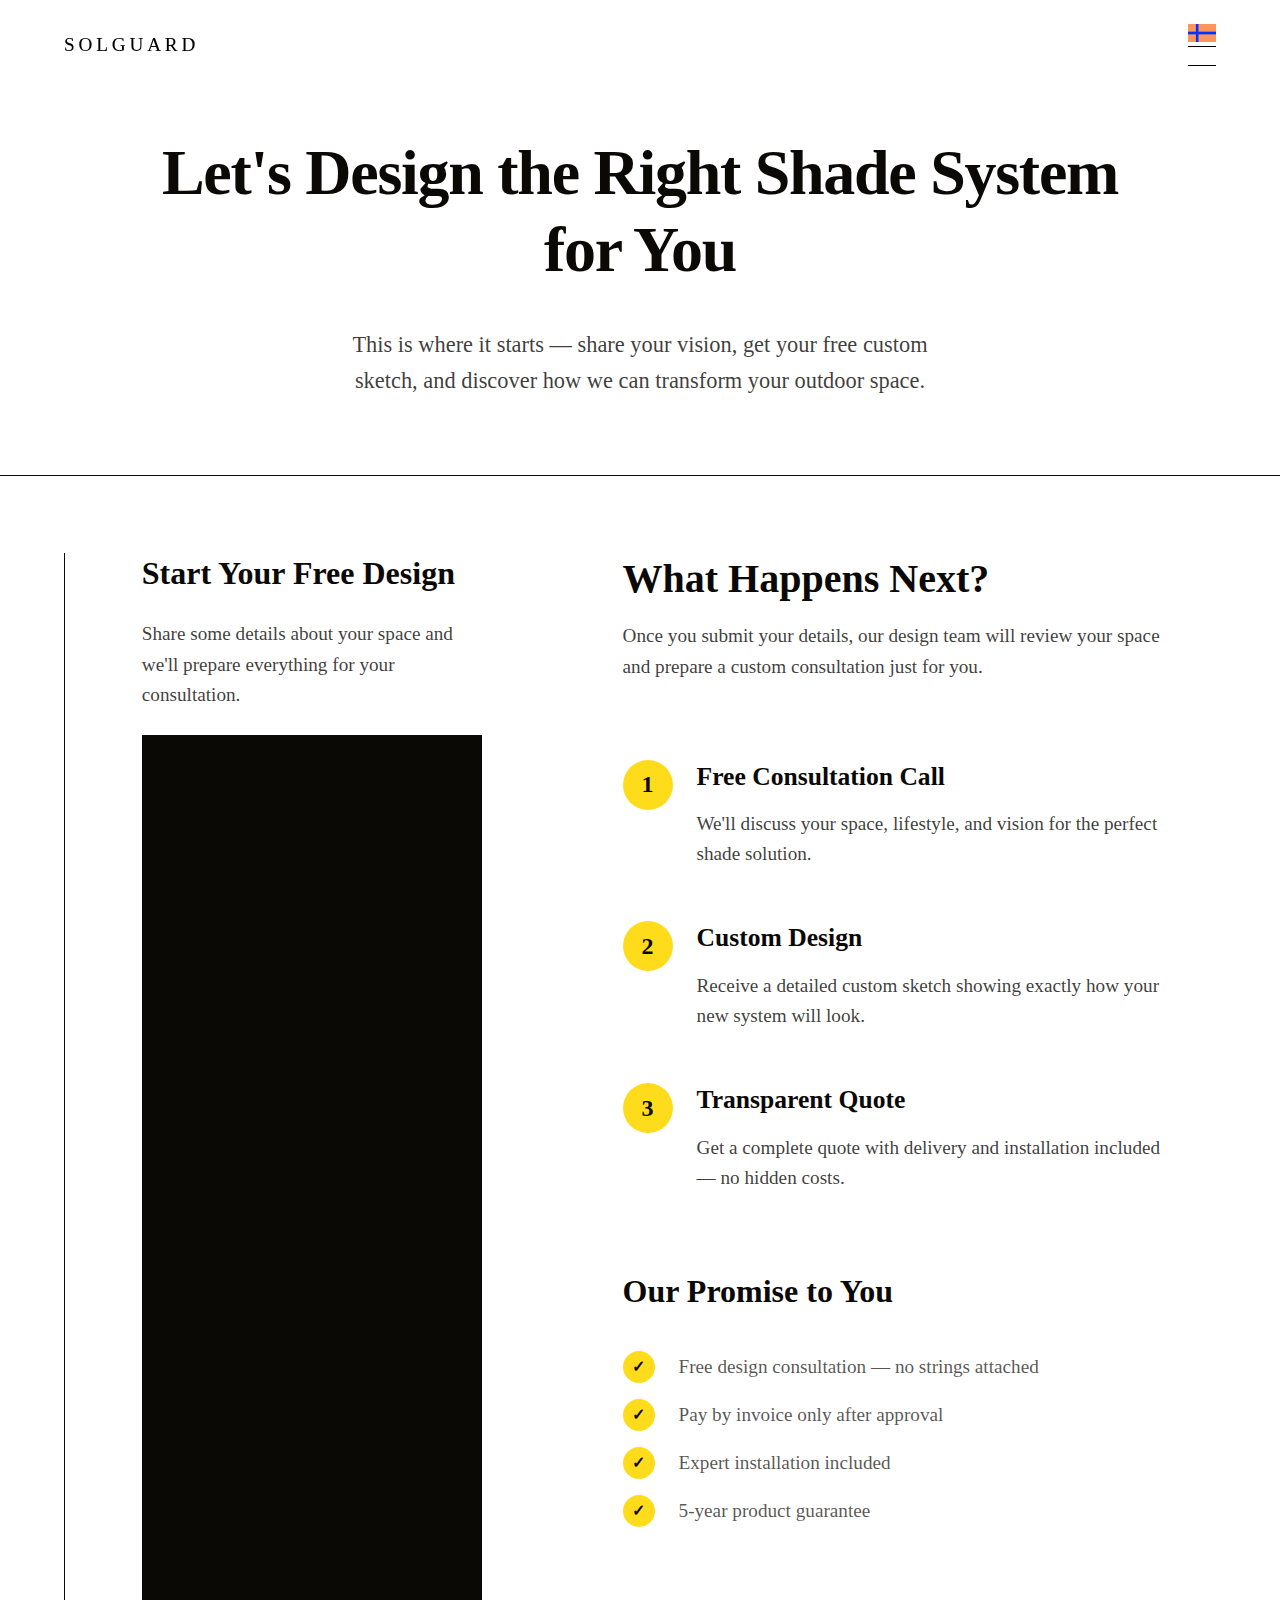
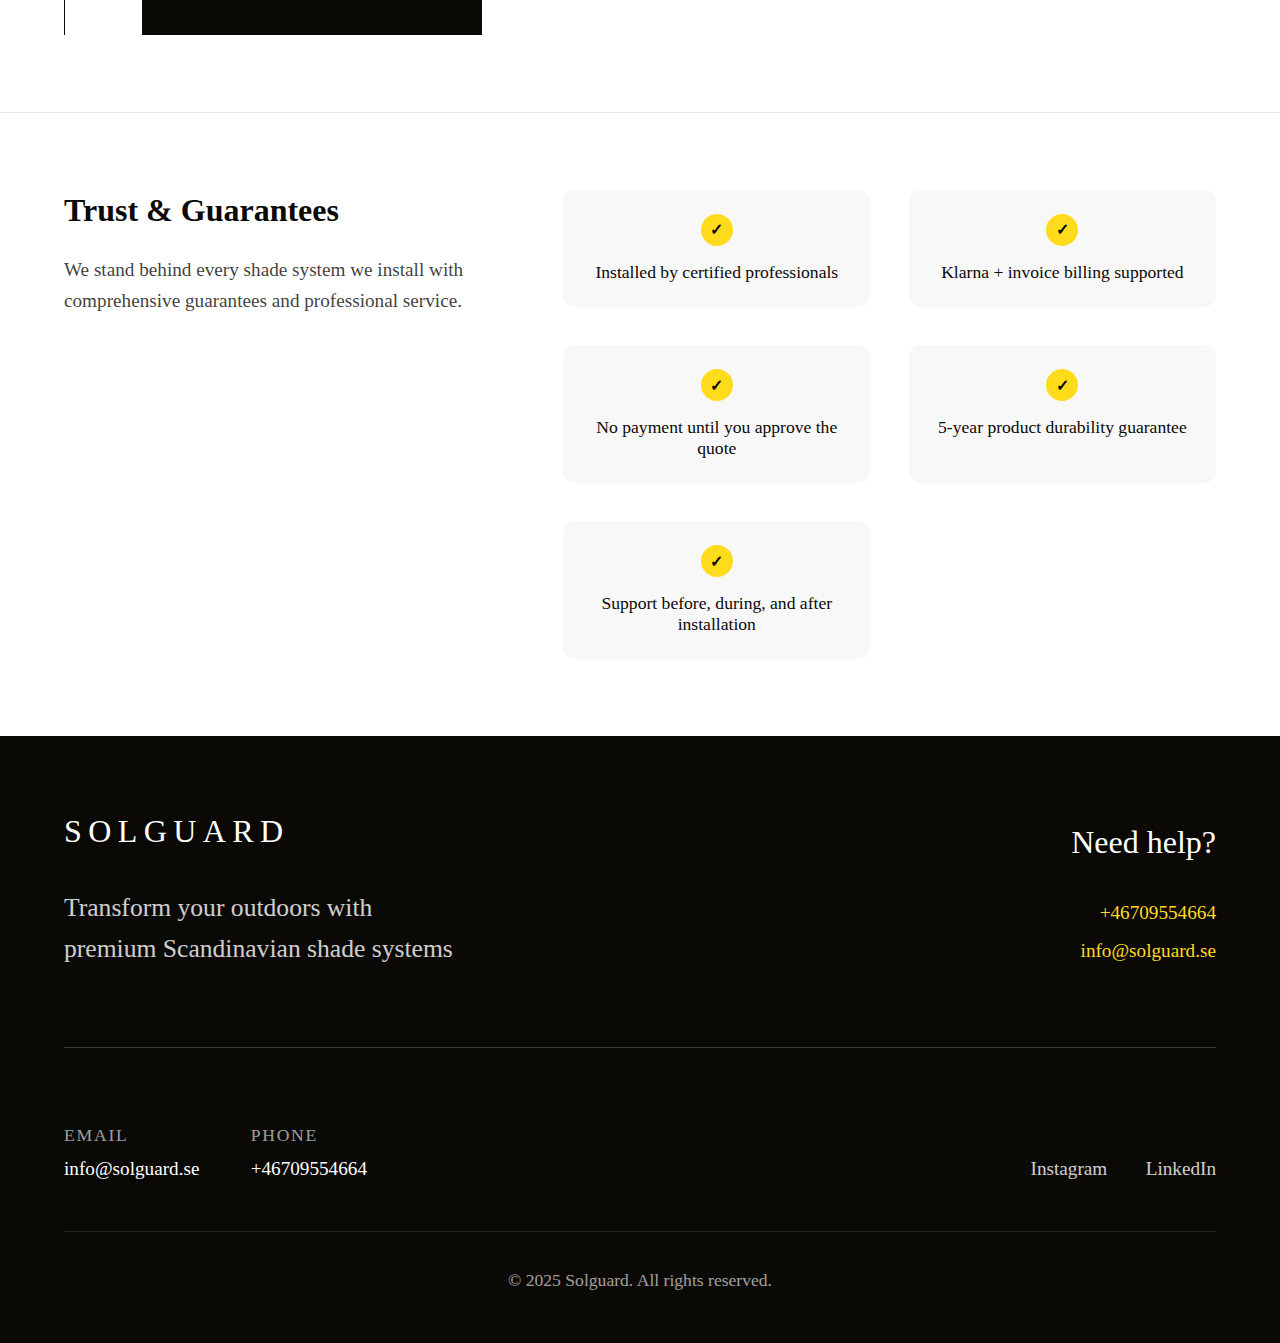
<file: contact/index.html>
<!DOCTYPE html>
<html lang="en">
  <head>
    <meta charset="UTF-8" />
    <meta name="viewport" content="width=device-width, initial-scale=1.0" />
    <meta
      name="description"
      content="Start your free design consultation for premium outdoor shade systems. Custom sketches, transparent quotes, and professional installation. Pay by invoice only after approval."
    />
    <!-- Meta Pixel Code -->
    <script>
      !(function (f, b, e, v, n, t, s) {
        if (f.fbq) return;
        n = f.fbq = function () {
          n.callMethod
            ? n.callMethod.apply(n, arguments)
            : n.queue.push(arguments);
        };
        if (!f._fbq) f._fbq = n;
        n.push = n;
        n.loaded = !0;
        n.version = "2.0";
        n.queue = [];
        t = b.createElement(e);
        t.async = !0;
        t.src = v;
        s = b.getElementsByTagName(e)[0];
        s.parentNode.insertBefore(t, s);
      })(
        window,
        document,
        "script",
        "https://connect.facebook.net/en_US/fbevents.js"
      );
      fbq("init", "1050867990350391");
      fbq("track", "PageView");
    </script>
    <noscript
      ><img
        height="1"
        width="1"
        style="display: none"
        src="https://www.facebook.com/tr?id=1050867990350391&ev=PageView&noscript=1"
    /></noscript>
    <!-- End Meta Pixel Code -->
    <title>Solguard | Start Your Free Design</title>
    <!--==================== StyleSheet Link ====================-->
    <link rel="stylesheet" href="/assets/css/main.css" />
    <link rel="stylesheet" href="/assets/css/contact.css" />
    <!--==================== End of StyleSheet Link ====================-->
  </head>
  <body>
    <!--==================== Navigation ====================-->
    <nav class="nav__container">
      <div class="nav__wrapper">
        <div class="nav__logo">
          <a href="/">SOLGUARD</a>
        </div>
        <div class="nav__controls">
          <a href="/sv/contact/" class="language-switcher">
            <img
              alt="Svenska"
              class="flag-icon"
              src="/assets/images/flags/sweden.svg"
            />
          </a>
          <div class="nav__menu">
            <button class="nav__menu-toggle" id="nav-toggle">
              <span></span>
              <span></span>
            </button>
          </div>
        </div>
      </div>
    </nav>
    <!--==================== End of Navigation ====================-->

    <!--==================== Fullscreen Menu ====================-->
    <div class="fullscreen-menu" id="fullscreen-menu">
      <div class="fullscreen-menu__content">
        <div class="fullscreen-menu__header">
          <div class="fullscreen-menu__logo">
            <a href="/">SOLGUARD</a>
          </div>
          <button class="fullscreen-menu__close" id="menu-close">
            <span></span>
            <span></span>
          </button>
        </div>

        <div class="fullscreen-menu__main">
          <nav class="fullscreen-menu__nav">
            <a href="/#hero" class="fullscreen-menu__link">Home</a>
            <a href="/#intro" class="fullscreen-menu__link">About</a>
            <a href="/#highlights" class="fullscreen-menu__link">Products</a>
            <a href="/#process" class="fullscreen-menu__link">Process</a>
            <a href="/#testimonials" class="fullscreen-menu__link">Reviews</a>
            <a href="/#trust" class="fullscreen-menu__link">Guarantees</a>
          </nav>

          <div class="fullscreen-menu__cta">
            <button class="fullscreen-menu__cta-button">
              <span>Start Your Project</span>
              <span>→</span>
            </button>
          </div>
        </div>

        <div class="fullscreen-menu__footer">
          <div class="fullscreen-menu__contact">
            <p>info@solguard.se</p>
            <p>+46709554664</p>
          </div>
          <div class="fullscreen-menu__social">
            <a href="#" aria-label="Instagram">Instagram</a>
            <a href="#" aria-label="LinkedIn">LinkedIn</a>
          </div>
        </div>
      </div>
    </div>
    <!--==================== End of Fullscreen Menu ====================-->

    <!--==================== Contact Header ====================-->
    <section class="contact__header">
      <div class="contact__header-container">
        <h1 class="contact__title">
          Let's Design the Right Shade System for You
        </h1>
        <p class="contact__subtitle">
          This is where it starts — share your vision, get your free custom
          sketch, and discover how we can transform your outdoor space.
        </p>
      </div>
    </section>
    <!--==================== End of Contact Header ====================-->

    <!--==================== Contact Main ====================-->
    <section class="contact__main">
      <div class="contact__container">
        <!--==================== Top Form ====================-->
        <div class="contact__form-container">
          <div class="contact__form-wrapper">
            <div class="contact__form-header">
              <h3 class="contact__form-title">Start Your Free Design</h3>
              <p class="contact__form-subtitle">
                Share some details about your space and we'll prepare everything
                for your consultation.
              </p>
            </div>

            <div class="contact__form">
              <iframe
                scrolling="no"
                id="22vFCORlnMCvGPzXZMU6_1760459334952"
                style="width: 100%; border: none; overflow: hidden"
                src="https://api.cyan.nga.gm/widget/booking/22vFCORlnMCvGPzXZMU6"
              ></iframe>
            </div>
          </div>
        </div>
        <!--==================== End of Top Form ====================-->

        <!--==================== Bottom Content ====================-->
        <div class="contact__content">
          <div class="contact__intro">
            <h2 class="contact__heading">What Happens Next?</h2>
            <p class="contact__description">
              Once you submit your details, our design team will review your
              space and prepare a custom consultation just for you.
            </p>
          </div>

          <div class="contact__process">
            <div class="contact__step">
              <div class="contact__step-number">1</div>
              <div class="contact__step-content">
                <h3 class="contact__step-title">Free Consultation Call</h3>
                <p class="contact__step-text">
                  We'll discuss your space, lifestyle, and vision for the
                  perfect shade solution.
                </p>
              </div>
            </div>

            <div class="contact__step">
              <div class="contact__step-number">2</div>
              <div class="contact__step-content">
                <h3 class="contact__step-title">Custom Design</h3>
                <p class="contact__step-text">
                  Receive a detailed custom sketch showing exactly how your new
                  system will look.
                </p>
              </div>
            </div>

            <div class="contact__step">
              <div class="contact__step-number">3</div>
              <div class="contact__step-content">
                <h3 class="contact__step-title">Transparent Quote</h3>
                <p class="contact__step-text">
                  Get a complete quote with delivery and installation included —
                  no hidden costs.
                </p>
              </div>
            </div>
          </div>

          <div class="contact__promise">
            <div class="contact__promise-content">
              <h3 class="contact__promise-title">Our Promise to You</h3>
              <div class="contact__features">
                <div class="contact__feature">
                  <span class="contact__feature-icon">✓</span>
                  <span class="contact__feature-text"
                    >Free design consultation — no strings attached</span
                  >
                </div>
                <div class="contact__feature">
                  <span class="contact__feature-icon">✓</span>
                  <span class="contact__feature-text"
                    >Pay by invoice only after approval</span
                  >
                </div>
                <div class="contact__feature">
                  <span class="contact__feature-icon">✓</span>
                  <span class="contact__feature-text"
                    >Expert installation included</span
                  >
                </div>
                <div class="contact__feature">
                  <span class="contact__feature-icon">✓</span>
                  <span class="contact__feature-text"
                    >5-year product guarantee</span
                  >
                </div>
              </div>
            </div>
          </div>
        </div>
        <!--==================== End of Bottom Content ====================-->
      </div>
    </section>
    <!--==================== End of Contact Main ====================-->

    <!--==================== Trust Section ====================-->
    <section class="contact__trust">
      <div class="contact__trust-container">
        <div class="contact__trust-content">
          <h3 class="contact__trust-title">Trust & Guarantees</h3>
          <p class="contact__trust-text">
            We stand behind every shade system we install with comprehensive
            guarantees and professional service.
          </p>
        </div>

        <div class="contact__trust-features">
          <div class="contact__trust-item">
            <span class="contact__trust-icon">✓</span>
            <span class="contact__trust-label"
              >Installed by certified professionals</span
            >
          </div>
          <div class="contact__trust-item">
            <span class="contact__trust-icon">✓</span>
            <span class="contact__trust-label"
              >Klarna + invoice billing supported</span
            >
          </div>
          <div class="contact__trust-item">
            <span class="contact__trust-icon">✓</span>
            <span class="contact__trust-label"
              >No payment until you approve the quote</span
            >
          </div>
          <div class="contact__trust-item">
            <span class="contact__trust-icon">✓</span>
            <span class="contact__trust-label"
              >5-year product durability guarantee</span
            >
          </div>
          <div class="contact__trust-item">
            <span class="contact__trust-icon">✓</span>
            <span class="contact__trust-label"
              >Support before, during, and after installation</span
            >
          </div>
        </div>
      </div>
    </section>
    <!--==================== End of Trust Section ====================-->

    <!--==================== Footer ====================-->
    <footer class="footer">
      <div class="footer__container">
        <div class="footer__main">
          <div class="footer__brand">
            <div class="footer__logo">
              <h2>SOLGUARD</h2>
            </div>
            <p class="footer__tagline">
              Transform your outdoors with premium Scandinavian shade systems
            </p>
          </div>

          <div class="footer__cta">
            <h3 class="footer__cta-title">Need help?</h3>
            <div class="footer__contact-direct">
              <a href="tel:+46812345678" class="footer__contact-phone"
                >+46709554664</a
              >
              <a href="mailto:info@solguard.se" class="footer__contact-email"
                >info@solguard.se</a
              >
            </div>
          </div>
        </div>

        <div class="footer__divider"></div>

        <div class="footer__bottom">
          <div class="footer__contact">
            <div class="footer__contact-item">
              <span class="footer__contact-label">Email</span>
              <a href="mailto:info@solguard.se" class="footer__contact-link"
                >info@solguard.se</a
              >
            </div>
            <div class="footer__contact-item">
              <span class="footer__contact-label">Phone</span>
              <a href="tel:+46812345678" class="footer__contact-link"
                >+46709554664</a
              >
            </div>
          </div>

          <div class="footer__social">
            <a href="#" class="footer__social-link" aria-label="Instagram"
              >Instagram</a
            >
            <a href="#" class="footer__social-link" aria-label="LinkedIn"
              >LinkedIn</a
            >
          </div>
        </div>

        <div class="footer__copyright">
          <p>&copy; 2025 Solguard. All rights reserved.</p>
        </div>
      </div>
    </footer>
    <!--==================== End of Footer ====================-->

    <!--==================== GoHighLevel Script link ====================-->
    <script
      type="text/javascript"
      src="https://api.cyan.nga.gm/js/form_embed.js"
    ></script>
    <!--==================== End of GoHighLevel Script link ====================-->

    <!--==================== Main Script Link ====================-->
    <script src="/assets/js/main.js"></script>
    <!--==================== End of Main Script Link ====================-->
  </body>
</html>
</file>
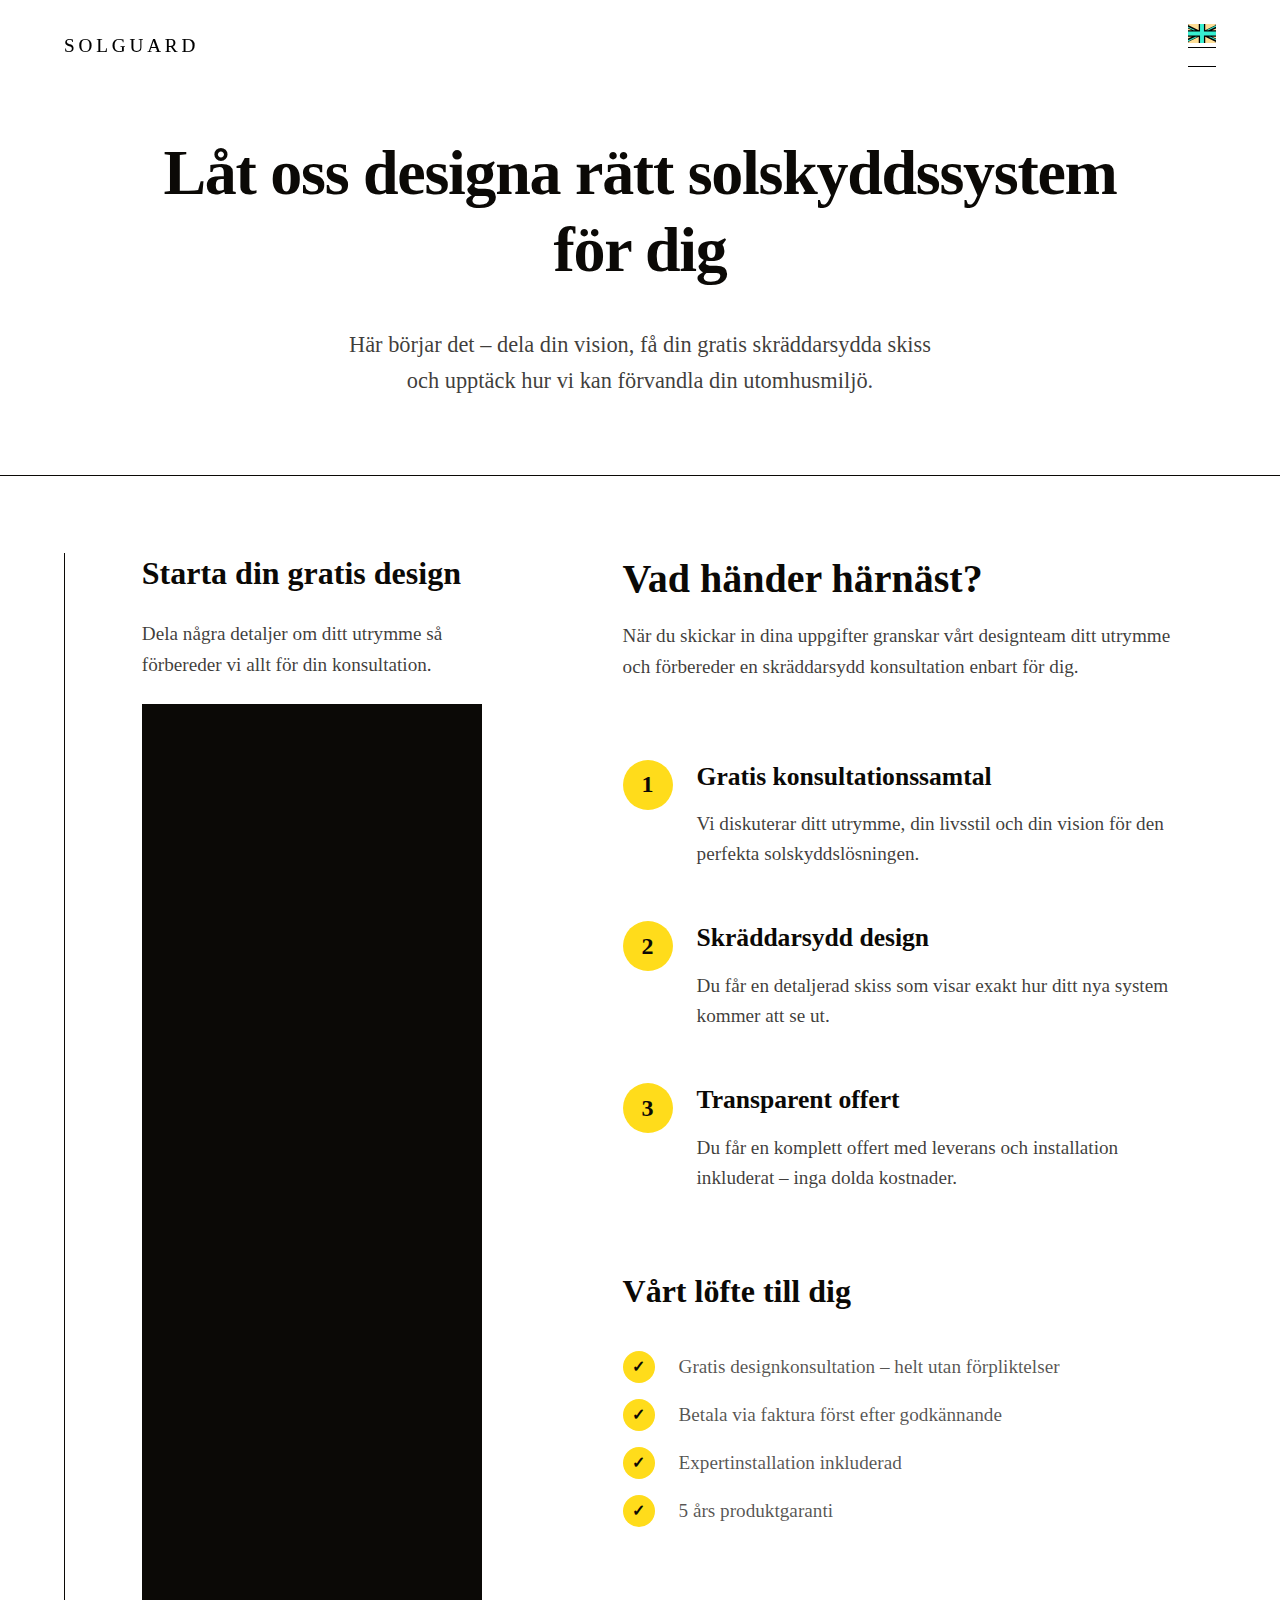
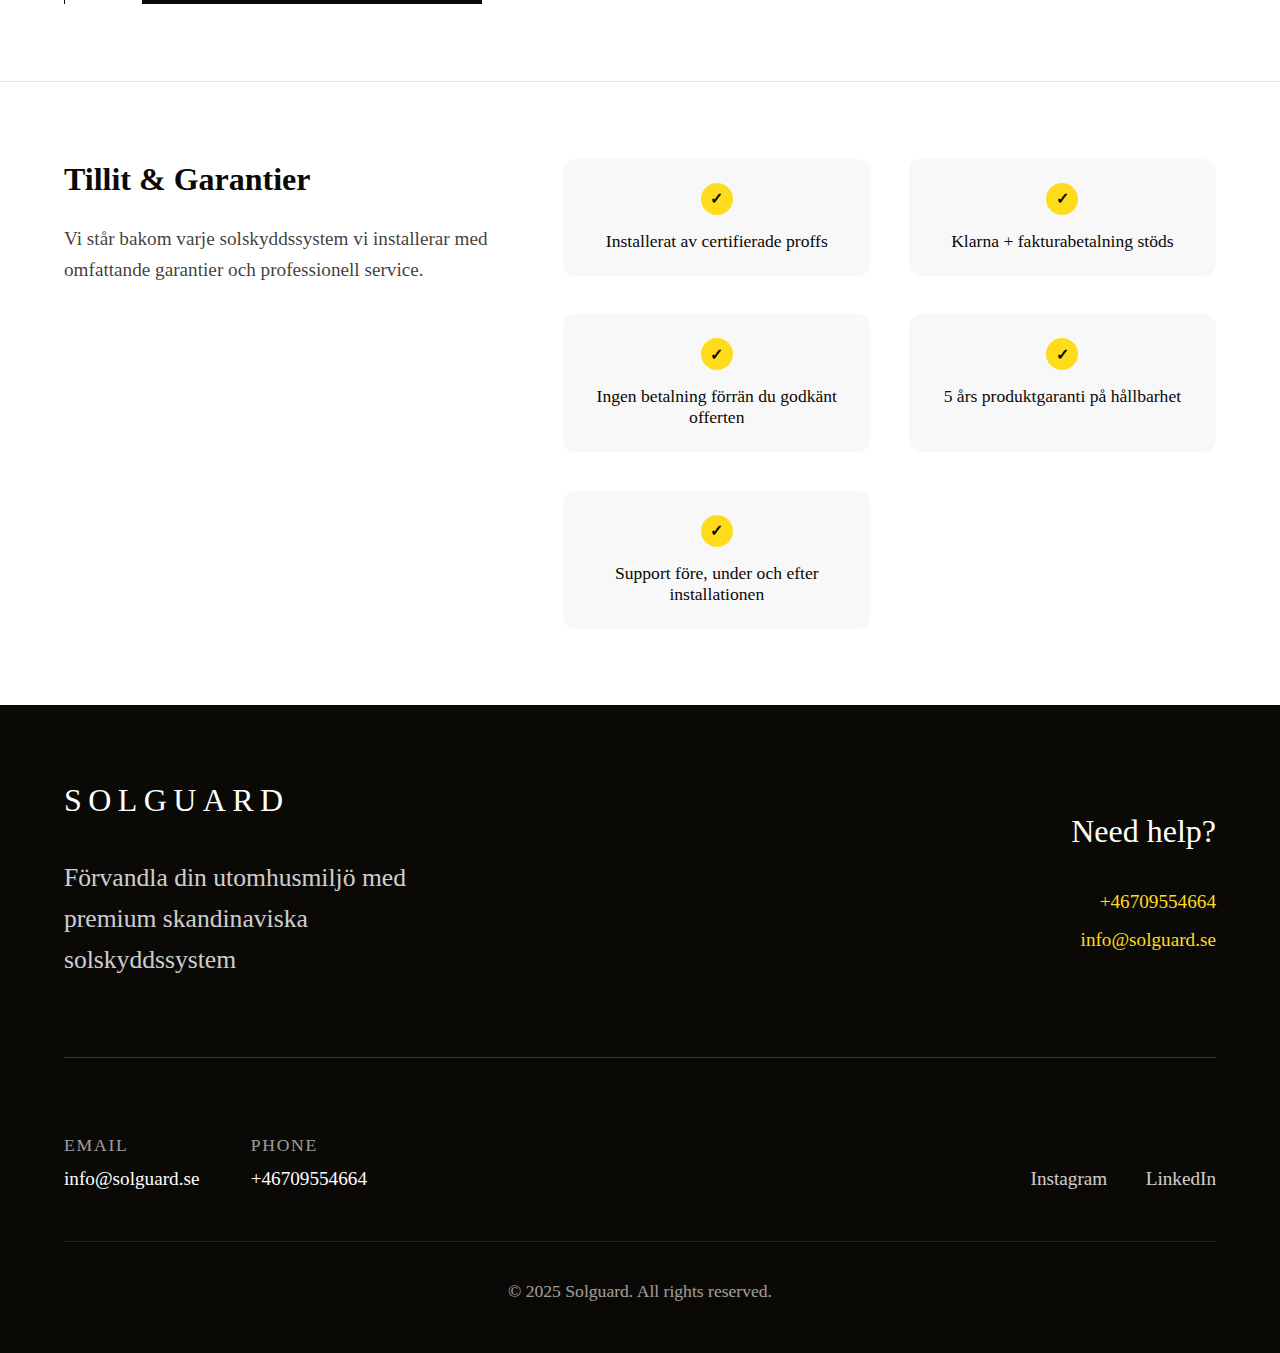
<file: sv/contact/index.html>
<!DOCTYPE html>
<html lang="en">
  <head>
    <meta charset="UTF-8" />
    <meta name="viewport" content="width=device-width, initial-scale=1.0" />
    <meta
      name="description"
      content="Boka din gratis designkonsultation för premium solskyddssystem. Skräddarsydda lösningar för ditt hem eller företag. Betala via faktura efter godkännande. Starta idag!"
    />
    <!-- Meta Pixel Code -->
    <script>
      !(function (f, b, e, v, n, t, s) {
        if (f.fbq) return;
        n = f.fbq = function () {
          n.callMethod
            ? n.callMethod.apply(n, arguments)
            : n.queue.push(arguments);
        };
        if (!f._fbq) f._fbq = n;
        n.push = n;
        n.loaded = !0;
        n.version = "2.0";
        n.queue = [];
        t = b.createElement(e);
        t.async = !0;
        t.src = v;
        s = b.getElementsByTagName(e)[0];
        s.parentNode.insertBefore(t, s);
      })(
        window,
        document,
        "script",
        "https://connect.facebook.net/en_US/fbevents.js"
      );
      fbq("init", "1050867990350391");
      fbq("track", "PageView");
    </script>
    <noscript
      ><img
        height="1"
        width="1"
        style="display: none"
        src="https://www.facebook.com/tr?id=1050867990350391&ev=PageView&noscript=1"
    /></noscript>
    <!-- End Meta Pixel Code -->
    <title>Solguard | Förvandla din utomhusmiljö</title>

    <!--==================== StyleSheet Link ====================-->
    <link rel="stylesheet" href="/assets/css/main.css" />
    <link rel="stylesheet" href="/assets/css/contact.css" />
    <!--==================== End of StyleSheet Link ====================-->
  </head>
  <body>
    <!--==================== Navigation ====================-->
    <nav class="nav__container">
      <div class="nav__wrapper">
        <div class="nav__logo">
          <a href="/sv/">SOLGUARD</a>
        </div>
        <div class="nav__controls">
          <a href="/contact/" class="language-switcher">
            <img
              alt="English"
              class="flag-icon"
              src="/assets/images/flags/uk.svg"
            />
          </a>

          <div class="nav__menu">
            <button class="nav__menu-toggle" id="nav-toggle">
              <span></span>
              <span></span>
            </button>
          </div>
        </div>
      </div>
    </nav>
    <!--==================== End of Navigation ====================-->

    <!--==================== Fullscreen Menu ====================-->
    <div class="fullscreen-menu" id="fullscreen-menu">
      <div class="fullscreen-menu__content">
        <div class="fullscreen-menu__header">
          <div class="fullscreen-menu__logo">
            <a href="/">SOLGUARD</a>
          </div>
          <button class="fullscreen-menu__close" id="menu-close">
            <span></span>
            <span></span>
          </button>
        </div>

        <div class="fullscreen-menu__main">
          <nav class="fullscreen-menu__nav">
            <a href="#hero" class="fullscreen-menu__link">Hem</a>
            <a href="#intro" class="fullscreen-menu__link">Om oss</a>
            <a href="#highlights" class="fullscreen-menu__link">Produkter</a>
            <a href="#process" class="fullscreen-menu__link">Så fungerar det</a>
            <a href="#testimonials" class="fullscreen-menu__link">Omdömen</a>
            <a href="#trust" class="fullscreen-menu__link">Garantier</a>
          </nav>

          <div class="fullscreen-menu__cta">
            <a href="/sv/contact" class="fullscreen-menu__cta-button">
              <span>Starta ditt projekt</span>
              <span>→</span>
            </a>
          </div>
        </div>

        <div class="fullscreen-menu__footer">
          <div class="fullscreen-menu__contact">
            <p>info@solguard.se</p>
            <p>+46709554664</p>
          </div>
          <div class="fullscreen-menu__social">
            <a href="#" aria-label="Instagram">Instagram</a>
            <a href="#" aria-label="LinkedIn">LinkedIn</a>
          </div>
        </div>
      </div>
    </div>
    <!--==================== End of Fullscreen Menu ====================-->

    <!--==================== Contact Header ====================-->
    <section class="contact__header">
      <div class="contact__header-container">
        <h1 class="contact__title">
          Låt oss designa rätt solskyddssystem för dig
        </h1>
        <p class="contact__subtitle">
          Här börjar det – dela din vision, få din gratis skräddarsydda skiss
          och upptäck hur vi kan förvandla din utomhusmiljö.
        </p>
      </div>
    </section>
    <!--==================== End of Contact Header ====================-->

    <!--==================== Contact Main ====================-->
    <section class="contact__main">
      <div class="contact__container">
        <!--==================== Top Form ====================-->
        <div class="contact__form-container">
          <div class="contact__form-wrapper">
            <div class="contact__form-header">
              <h3 class="contact__form-title">Starta din gratis design</h3>
              <p class="contact__form-subtitle">
                Dela några detaljer om ditt utrymme så förbereder vi allt för
                din konsultation.
              </p>
            </div>

            <div class="contact__form">
              <iframe
                scrolling="no"
                id="97VL28etHcHhJl9MDSru_1760459272891"
                style="width: 100%; border: none; overflow: hidden"
                src="https://api.cyan.nga.gm/widget/booking/97VL28etHcHhJl9MDSru"
              ></iframe>
            </div>
          </div>
        </div>
        <!--==================== End of Top Form ====================-->

        <!--==================== Bottom Content ====================-->
        <div class="contact__content">
          <div class="contact__intro">
            <h2 class="contact__heading">Vad händer härnäst?</h2>
            <p class="contact__description">
              När du skickar in dina uppgifter granskar vårt designteam ditt
              utrymme och förbereder en skräddarsydd konsultation enbart för
              dig.
            </p>
          </div>

          <div class="contact__process">
            <div class="contact__step">
              <div class="contact__step-number">1</div>
              <div class="contact__step-content">
                <h3 class="contact__step-title">Gratis konsultationssamtal</h3>
                <p class="contact__step-text">
                  Vi diskuterar ditt utrymme, din livsstil och din vision för
                  den perfekta solskyddslösningen.
                </p>
              </div>
            </div>

            <div class="contact__step">
              <div class="contact__step-number">2</div>
              <div class="contact__step-content">
                <h3 class="contact__step-title">Skräddarsydd design</h3>
                <p class="contact__step-text">
                  Du får en detaljerad skiss som visar exakt hur ditt nya system
                  kommer att se ut.
                </p>
              </div>
            </div>

            <div class="contact__step">
              <div class="contact__step-number">3</div>
              <div class="contact__step-content">
                <h3 class="contact__step-title">Transparent offert</h3>
                <p class="contact__step-text">
                  Du får en komplett offert med leverans och installation
                  inkluderat – inga dolda kostnader.
                </p>
              </div>
            </div>
          </div>

          <div class="contact__promise">
            <div class="contact__promise-content">
              <h3 class="contact__promise-title">Vårt löfte till dig</h3>
              <div class="contact__features">
                <div class="contact__feature">
                  <span class="contact__feature-icon">✓</span>
                  <span class="contact__feature-text"
                    >Gratis designkonsultation – helt utan förpliktelser
                  </span>
                </div>
                <div class="contact__feature">
                  <span class="contact__feature-icon">✓</span>
                  <span class="contact__feature-text"
                    >Betala via faktura först efter godkännande
                  </span>
                </div>
                <div class="contact__feature">
                  <span class="contact__feature-icon">✓</span>
                  <span class="contact__feature-text"
                    >Expertinstallation inkluderad
                  </span>
                </div>
                <div class="contact__feature">
                  <span class="contact__feature-icon">✓</span>
                  <span class="contact__feature-text"
                    >5 års produktgaranti
                  </span>
                </div>
              </div>
            </div>
          </div>
        </div>
        <!--==================== End of Bottom Content ====================-->
      </div>
    </section>
    <!--==================== End of Contact Main ====================-->

    <!--==================== Trust Section ====================-->
    <section class="contact__trust">
      <div class="contact__trust-container">
        <div class="contact__trust-content">
          <h3 class="contact__trust-title">Tillit & Garantier</h3>
          <p class="contact__trust-text">
            Vi står bakom varje solskyddssystem vi installerar med omfattande
            garantier och professionell service.
          </p>
        </div>

        <div class="contact__trust-features">
          <div class="contact__trust-item">
            <span class="contact__trust-icon">✓</span>
            <span class="contact__trust-label"
              >Installerat av certifierade proffs
            </span>
          </div>
          <div class="contact__trust-item">
            <span class="contact__trust-icon">✓</span>
            <span class="contact__trust-label"
              >Klarna + fakturabetalning stöds
            </span>
          </div>
          <div class="contact__trust-item">
            <span class="contact__trust-icon">✓</span>
            <span class="contact__trust-label"
              >Ingen betalning förrän du godkänt offerten
            </span>
          </div>
          <div class="contact__trust-item">
            <span class="contact__trust-icon">✓</span>
            <span class="contact__trust-label"
              >5 års produktgaranti på hållbarhet
            </span>
          </div>
          <div class="contact__trust-item">
            <span class="contact__trust-icon">✓</span>
            <span class="contact__trust-label"
              >Support före, under och efter installationen</span
            >
          </div>
        </div>
      </div>
    </section>
    <!--==================== End of Trust Section ====================-->

    <!--==================== Footer ====================-->
    <footer class="footer">
      <div class="footer__container">
        <div class="footer__main">
          <div class="footer__brand">
            <div class="footer__logo">
              <h2>SOLGUARD</h2>
            </div>
            <p class="footer__tagline">
              Förvandla din utomhusmiljö med premium skandinaviska
              solskyddssystem
            </p>
          </div>

          <div class="footer__cta">
            <h3 class="footer__cta-title">Need help?</h3>
            <div class="footer__contact-direct">
              <a href="tel:+46812345678" class="footer__contact-phone"
                >+46709554664</a
              >
              <a href="mailto:info@solguard.se" class="footer__contact-email"
                >info@solguard.se</a
              >
            </div>
          </div>
        </div>

        <div class="footer__divider"></div>

        <div class="footer__bottom">
          <div class="footer__contact">
            <div class="footer__contact-item">
              <span class="footer__contact-label">Email</span>
              <a href="mailto:info@solguard.se" class="footer__contact-link"
                >info@solguard.se</a
              >
            </div>
            <div class="footer__contact-item">
              <span class="footer__contact-label">Phone</span>
              <a href="tel:+46812345678" class="footer__contact-link"
                >+46709554664</a
              >
            </div>
          </div>

          <div class="footer__social">
            <a href="#" class="footer__social-link" aria-label="Instagram"
              >Instagram</a
            >
            <a href="#" class="footer__social-link" aria-label="LinkedIn"
              >LinkedIn</a
            >
          </div>
        </div>

        <div class="footer__copyright">
          <p>&copy; 2025 Solguard. All rights reserved.</p>
        </div>
      </div>
    </footer>
    <!--==================== End of Footer ====================-->

    <!--==================== GoHighLevel Script link ====================-->
    <script src="https://api.cyan.nga.gm/js/form_embed.js"></script>
    <!--==================== End of GoHighLevel Script link ====================-->

    <!--==================== Main Script Link ====================-->
    <script src="/assets/js/main.js"></script>
    <!--==================== End of Main Script Link ====================-->
  </body>
</html>
</file>
<file: assets/css/main.css>
/**===============
 * FONT IMPORT
 ================*/
@import url("https://fonts.googleapis.com/css2?family=Outfit:wght@300;400;500;600&display=swap");

/**===============
 * CSS VARIABLES
 ================*/
:root {
  --color-white: #ffffff;
  --color-black: #0b0906;
  --color-primary: #ffdc1b;
  --color-gray-light: #f8f8f8;
  --color-black-soft: rgba(11, 9, 6, 0.8);
  --color-black-light: rgba(11, 9, 6, 0.7);
  --color-black-lighter: rgba(11, 9, 6, 0.6);
  ---font-primary: "Outfit", -apple-system, BlinkMacSystemFont, sans-serif;
  --transition-smooth: cubic-bezier(0.4, 0, 0.2, 1);
  --transition-bounce: cubic-bezier(0.68, -0.55, 0.265, 1.55);

  /*=== Typography Scale ===*/
  --font-size-xs: clamp(0.8rem, 1.4vw, 1rem);
  --font-size-md: clamp(1.1rem, 2vw, 1.4rem);
  --font-size-xl: clamp(1.4rem, 2.6vw, 2rem);
  --font-size-sm: clamp(0.9rem, 1.6vw, 1.1rem);
  --font-size-lg: clamp(1.2rem, 2.2vw, 1.6rem);
  --font-size-base: clamp(1rem, 1.8vw, 1.2rem);

  /*=== Font Weights ===*/
  --font-weight-light: 300;
  --font-weight-normal: 400;
  --font-weight-medium: 500;
  --font-weight-semibold: 600;

  /*=== Spacing Scale ===*/
  --space-2xl: clamp(3rem, 6vw, 5rem);
  --space-3xl: clamp(4rem, 6vw, 8rem);
  --space-md: clamp(1rem, 2vw, 1.5rem);
  --space-xl: clamp(2rem, 4vw, 3.5rem);
  --space-lg: clamp(1.5rem, 3vw, 2.5rem);
  --space-xs: clamp(0.5rem, 1vw, 0.75rem);
  --space-sm: clamp(0.75rem, 1.5vw, 1rem);
}

/**=================
 * RESET STYLES
 ==================*/
* {
  margin: 0;
  padding: 0;
  box-sizing: border-box;
  text-decoration: none;
  scroll-behavior: smooth;
}

html,
body {
  width: 100%;
  overflow-x: hidden;
}

body {
  overflow-x: hidden;
  color: var(--color-black);
  background: var(--color-white);
  font-family: var(--font-primary);
}

/**=========================
 * CUSTOM SCROLLBAR STYLES
 ==========================*/
::-webkit-scrollbar {
  width: 0.7rem;
  background: transparent;
}

::-webkit-scrollbar-thumb {
  border-radius: 10rem;
  background: var(--color-primary);
}

::-webkit-scrollbar-thumb:hover {
  background: var(--color-black);
}

::selection {
  color: var(--color-black);
  background-color: var(--color-primary);
}

/**===================
 * NAVIGATION STYLES
 ====================*/
.nav__container {
  top: 0;
  left: 0;
  width: 100%;
  z-index: 1000;
  position: fixed;
  mix-blend-mode: difference;
  transition: all 0.3s var(--transition-smooth);
  padding: clamp(1rem, 3vw, 1.5rem) clamp(3vw, 5vw, 5vw);
}

.nav__wrapper {
  display: flex;
  align-items: center;
  justify-content: space-between;
}

.nav__logo a {
  font-weight: 300;
  letter-spacing: 0.2em;
  color: var(--color-white);
  font-size: clamp(1rem, 2vw, 1.2rem);
}

.nav__menu-toggle {
  border: none;
  display: flex;
  cursor: pointer;
  background: none;
  position: relative;
  flex-direction: column;
  width: clamp(24px, 4vw, 28px);
  height: clamp(18px, 3vw, 20px);
  justify-content: space-between;
}

.nav__menu-toggle span {
  width: 100%;
  height: 1px;
  display: block;
  background: var(--color-white);
  transition: all 0.3s var(--transition-smooth);
}

/**=======================
 * FULLSCREEN MENU STYLES
 ========================*/
.fullscreen-menu {
  top: 0;
  left: 0;
  width: 100%;
  height: 100vh;
  z-index: 9999;
  position: fixed;
  overflow-y: auto;
  visibility: hidden;
  overflow-x: hidden;
  backdrop-filter: blur(5px);
  transform: translateY(-100%);
  background: rgba(0, 0, 0, 0.788);
  transition: all 1.2s cubic-bezier(0.77, 0, 0.175, 1);
}

.fullscreen-menu.active {
  visibility: visible;
  transform: translateY(0);
}

.fullscreen-menu__content {
  width: 100%;
  display: flex;
  min-height: 100vh;
  flex-direction: column;
  padding-bottom: clamp(3rem, 6vw, 5rem);
  padding: clamp(2rem, 4vw, 3rem) clamp(3vw, 5vw, 5vw);
}

/*========== Menu Header ==========*/
.fullscreen-menu__header {
  opacity: 0;
  display: flex;
  align-items: center;
  margin-bottom: 4rem;
  transition-delay: 0.3s;
  transform: translateY(-30px);
  justify-content: space-between;
  transition: all 1s cubic-bezier(0.77, 0, 0.175, 1);
}

.fullscreen-menu.active .fullscreen-menu__header {
  opacity: 1;
  transform: translateY(0);
}

.fullscreen-menu__logo a {
  font-weight: 300;
  letter-spacing: 0.3em;
  color: var(--color-white);
  font-size: clamp(1.2rem, 2.5vw, 1.8rem);
  transition: all 0.6s cubic-bezier(0.77, 0, 0.175, 1);
}

.fullscreen-menu__logo a:hover {
  letter-spacing: 0.4em;
  color: var(--color-primary);
}

.fullscreen-menu__close {
  border: none;
  display: flex;
  cursor: pointer;
  background: none;
  position: relative;
  flex-direction: column;
  justify-content: center;
  width: clamp(32px, 5vw, 40px);
  height: clamp(32px, 5vw, 40px);
  transition: all 0.6s cubic-bezier(0.77, 0, 0.175, 1);
}

.fullscreen-menu__close:hover {
  transform: rotate(90deg);
}

.fullscreen-menu__close span {
  width: 100%;
  height: 2px;
  display: block;
  position: absolute;
  background: var(--color-white);
  transition: all 0.8s cubic-bezier(0.77, 0, 0.175, 1);
}

.fullscreen-menu__close span:first-child {
  transform: rotate(45deg);
}

.fullscreen-menu__close span:last-child {
  transform: rotate(-45deg);
}

.fullscreen-menu__close:hover span {
  background: var(--color-primary);
}

/*========== Menu Main ==========*/
.fullscreen-menu__main {
  flex: 1;
  display: flex;
  align-items: center;
  flex-direction: column;
  justify-content: center;
  gap: clamp(3rem, 6vw, 5rem);
}

.fullscreen-menu__nav {
  width: 100%;
  display: flex;
  text-align: left;
  flex-direction: column;
  gap: clamp(1rem, 3vw, 3rem);
}

.fullscreen-menu__link {
  opacity: 0;
  width: 100%;
  font-weight: 300;
  line-height: 1.1;
  overflow: hidden;
  position: relative;
  letter-spacing: -0.02em;
  color: var(--color-white);
  transform: translateY(100px);
  font-size: clamp(3rem, 8vw, 6rem);
  padding: clamp(0.5rem, 1vw, 1rem) 0;
  border-bottom: 1px solid var(--color-primary);
  transition: all 0.8s cubic-bezier(0.77, 0, 0.175, 1);
}

.fullscreen-menu__link::before {
  width: 0;
  bottom: 0;
  left: 50%;
  height: 1px;
  content: "";
  position: absolute;
  transform: translateX(-50%);
  background: var(--color-primary);
  transition: all 0.8s cubic-bezier(0.77, 0, 0.175, 1);
}

.fullscreen-menu__link::after {
  top: 0;
  left: 0;
  opacity: 0;
  width: 100%;
  content: "";
  height: 100%;
  position: absolute;
  mix-blend-mode: overlay;
  transform: translateX(-100%);
  transition: all 0.8s cubic-bezier(0.77, 0, 0.175, 1);
  background: linear-gradient(
    90deg,
    transparent 0%,
    var(--color-primary) 50%,
    transparent 100%
  );
}

.fullscreen-menu.active .fullscreen-menu__link {
  opacity: 1;
  transform: translateY(0);
}

.fullscreen-menu__link:nth-child(1) {
  transition-delay: 0.6s;
}
.fullscreen-menu__link:nth-child(2) {
  transition-delay: 0.8s;
}
.fullscreen-menu__link:nth-child(3) {
  transition-delay: 1s;
}
.fullscreen-menu__link:nth-child(4) {
  transition-delay: 1.2s;
}
.fullscreen-menu__link:nth-child(5) {
  transition-delay: 1.4s;
}
.fullscreen-menu__link:nth-child(6) {
  transition-delay: 1.6s;
}

.fullscreen-menu__link:hover {
  letter-spacing: 0.02em;
  color: var(--color-primary);
  transform: translateX(clamp(10px, 2vw, 20px)) scale(1.05);
}

.fullscreen-menu__link:hover::before {
  width: 80%;
}

.fullscreen-menu__link:hover::after {
  opacity: 0.1;
  transform: translateX(0);
}

/*========== Menu CTA ==========*/
.fullscreen-menu__cta {
  opacity: 0;
  transition-delay: 1.8s;
  transform: translateY(50px);
  transition: all 1s cubic-bezier(0.77, 0, 0.175, 1);
}

.fullscreen-menu.active .fullscreen-menu__cta {
  opacity: 1;
  transform: translateY(0);
}

.fullscreen-menu__cta-button {
  cursor: pointer;
  overflow: hidden;
  position: relative;
  align-items: center;
  display: inline-flex;
  gap: var(--space-lg);
  letter-spacing: 0.1em;
  justify-content: center;
  background: transparent;
  text-transform: uppercase;
  color: var(--color-primary);
  font-size: clamp(1rem, 2vw, 1.4rem);
  border-radius: clamp(50px, 8vw, 80px);
  font-weight: var(--font-weight-light);
  border: 2px solid var(--color-primary);
  transition: all 0.8s cubic-bezier(0.77, 0, 0.175, 1);
  padding: clamp(1.5rem, 3vw, 2rem) clamp(3rem, 6vw, 4rem);
}

.fullscreen-menu__cta-button::before {
  top: 0;
  left: -100%;
  width: 100%;
  height: 100%;
  content: "";
  position: absolute;
  background: var(--color-primary);
  transition: left 0.8s cubic-bezier(0.77, 0, 0.175, 1);
}

.fullscreen-menu__cta-button:hover::before {
  left: 0;
}

.fullscreen-menu__cta-button span {
  z-index: 1;
  position: relative;
  transition: all 0.8s cubic-bezier(0.77, 0, 0.175, 1);
}

.fullscreen-menu__cta-button:hover span {
  color: var(--color-black);
  transform: translateX(5px);
}

.fullscreen-menu__cta-button:hover {
  transform: scale(1.05);
  border-color: var(--color-primary);
}

/*========== Menu Footer ==========*/
.fullscreen-menu__footer {
  opacity: 0;
  display: flex;
  margin-top: auto;
  transition-delay: 2s;
  align-items: flex-end;
  transform: translateY(30px);
  justify-content: space-between;
  padding-top: clamp(2rem, 4vw, 3rem);
  transition: all 1s cubic-bezier(0.77, 0, 0.175, 1);
}

.fullscreen-menu.active .fullscreen-menu__footer {
  opacity: 1;
  transform: translateY(0);
}

.fullscreen-menu__contact {
  display: flex;
  flex-direction: column;
  gap: clamp(0.5rem, 1vw, 1rem);
}

.fullscreen-menu__contact p {
  opacity: 0.7;
  font-weight: 300;
  letter-spacing: 0.05em;
  color: var(--color-white);
  font-size: clamp(0.9rem, 1.8vw, 1.2rem);
  transition: all 0.6s cubic-bezier(0.77, 0, 0.175, 1);
}

.fullscreen-menu__contact p:hover {
  opacity: 1;
  transform: translateX(5px);
  color: var(--color-primary);
}

.fullscreen-menu__social {
  display: flex;
  gap: clamp(2rem, 4vw, 3rem);
}

.fullscreen-menu__social a {
  opacity: 0.7;
  font-weight: 300;
  position: relative;
  letter-spacing: 0.1em;
  color: var(--color-white);
  text-transform: uppercase;
  font-size: clamp(0.9rem, 1.8vw, 1.2rem);
  transition: all 0.6s cubic-bezier(0.77, 0, 0.175, 1);
}

.fullscreen-menu__social a::after {
  left: 0;
  width: 0;
  height: 1px;
  content: "";
  bottom: -5px;
  position: absolute;
  background: var(--color-primary);
  transition: width 0.6s cubic-bezier(0.77, 0, 0.175, 1);
}

.fullscreen-menu__social a:hover {
  opacity: 1;
  color: var(--color-primary);
  transform: translateY(-2px);
}

.fullscreen-menu__social a:hover::after {
  width: 100%;
}

/**===================
 * MOBILE MENU STYLES
 ====================*/
@media (max-width: 768px) {
  .fullscreen-menu__content {
    padding-bottom: clamp(2rem, 6vw, 3rem);
    padding: clamp(1.5rem, 4vw, 2rem) clamp(4vw, 6vw, 6vw);
  }

  .fullscreen-menu__main {
    gap: clamp(2rem, 6vw, 3rem);
    margin: clamp(1rem, 3vw, 2rem) 0;
  }

  .fullscreen-menu__nav {
    gap: clamp(0.5rem, 2vw, 1rem);
  }

  .fullscreen-menu__link {
    font-size: clamp(2.5rem, 12vw, 6rem);
    padding: clamp(0.3rem, 1vw, 0.8rem) 0;
  }

  .fullscreen-menu__footer {
    flex-direction: column;
    align-items: flex-start;
    gap: clamp(1.5rem, 4vw, 2rem);
  }

  .fullscreen-menu__social {
    gap: clamp(1.5rem, 4vw, 2rem);
  }

  .fullscreen-menu__cta-button {
    font-size: clamp(0.9rem, 2vw, 1.1rem);
    padding: clamp(1.2rem, 3vw, 1.5rem) clamp(2rem, 5vw, 3rem);
  }
}

/**=============
 * HERO STYLES
 ==============*/
.hero__section {
  width: 100%;
  position: relative;
}

.hero__part {
  width: 100%;
  display: flex;
  position: relative;
  align-items: center;
  justify-content: center;
}

/**=================
 * PART 1: SPLIT
 ==================*/
.hero__part--split {
  height: 100vh;
  display: grid;
  overflow: hidden;
  grid-template-columns: 1fr 1.2fr;
}

.hero__part-content {
  display: flex;
  align-items: center;
  background: var(--color-white);
  padding: 0 clamp(3vw, 5vw, 5vw);
}

.hero__title--main {
  font-weight: 800;
  line-height: 1.2;
  letter-spacing: -0.03em;
  color: var(--color-black);
  font-size: clamp(2.5rem, 6vw, 5.5rem);
}

.hero__part-image {
  overflow: hidden;
  position: relative;
}

.hero__part-image img {
  width: 100%;
  height: 80vh;
  object-fit: cover;
  object-position: center;
}

/**=================
 * PART 2: STORY
 ==================*/
.hero__part--story {
  min-height: 100vh;
  flex-direction: column;
  justify-content: center;
  background: var(--color-white);
  padding: clamp(6vh, 12vh, 15vh) 0;
}

.hero__story-header {
  width: 100%;
  text-align: center;
  margin-bottom: var(--space-3xl);
  padding: 0 clamp(3vw, 5vw, 5vw);
}

.hero__subtitle {
  font-weight: 200;
  line-height: 1.1;
  letter-spacing: -0.02em;
  color: var(--color-black);
}

.hero__subtitle--line1 {
  display: block;
  text-align: left;
  font-weight: 800;
  max-width: 1300px;
  font-size: clamp(1.8rem, 4vw, 4rem);
  margin-bottom: clamp(0.8rem, 2vw, 1.2rem);
}

.hero__subtitle--line2 {
  display: block;
  font-weight: 600;
  color: var(--color-primary);
  font-size: clamp(1.6rem, 4.5vw, 3.5rem);
}

/*========== Hero Story Main ==========*/
.hero__story-main {
  width: 100%;
  display: grid;
  place-content: center;
  grid-template-columns: 2fr 1fr;
}

.hero__story-visual {
  width: 100%;
  height: 100%;
  position: relative;
}

.hero__visual-frame {
  width: 100%;
  height: 100%;
  position: relative;
}

.hero__visual-frame img {
  width: 100%;
  height: 100vh;
  object-fit: cover;
  object-position: center;
  transition: transform 0.6s var(--transition-smooth);
}

/*========== Hero Story Content ==========*/
.hero__story-content {
  display: flex;
  gap: var(--space-lg);
  flex-direction: column;
  justify-content: center;
  padding: 0 clamp(3vw, 5vw, 5vw) 0 2rem;
}

.hero__description-wrapper {
  max-width: none;
}

.hero__description {
  line-height: 1.3;
  color: var(--color-black-soft);
  font-size: var(--font-size-xl);
  margin-bottom: var(--space-sm);
  font-weight: var(--font-weight-normal);
}

.hero__tagline {
  font-style: italic;
  font-size: var(--font-size-base);
  color: var(--color-black-lighter);
  font-weight: var(--font-weight-normal);
}

.hero__features {
  display: flex;
  gap: var(--space-sm);
  flex-direction: column;
}

.hero__feature {
  display: flex;
  align-items: center;
  gap: var(--space-md);
}

.hero__feature-icon {
  display: flex;
  flex-shrink: 0;
  border-radius: 50%;
  align-items: center;
  justify-content: center;
  color: var(--color-black);
  width: clamp(32px, 5vw, 40px);
  height: clamp(32px, 5vw, 40px);
  font-size: var(--font-size-xs);
  background: var(--color-primary);
  font-weight: var(--font-weight-semibold);
}

.hero__feature-text {
  color: var(--color-black-light);
  font-size: var(--font-size-base);
  font-weight: var(--font-weight-normal);
}

/*========== Hero CTA Styles ==========*/
.hero__cta-section {
  margin-top: var(--space-md);
}

.hero__cta-button {
  width: 100%;
  border: none;
  cursor: pointer;
  overflow: hidden;
  position: relative;
  align-items: center;
  display: inline-flex;
  gap: var(--space-sm);
  letter-spacing: 0.02em;
  justify-content: center;
  color: var(--color-black);
  background: var(--color-primary);
  font-size: var(--font-size-base);
  max-width: clamp(280px, 80%, 380px);
  border-radius: clamp(6px, 1vw, 10px);
  font-weight: var(--font-weight-medium);
  padding: clamp(0.9rem, 2vw, 1.4rem) 1rem;
  transition: all 0.4s var(--transition-smooth);
}

.hero__cta-button::before {
  top: 0;
  content: "";
  left: -100%;
  width: 100%;
  height: 100%;
  position: absolute;
  background: var(--color-black);
  transition: left 0.4s var(--transition-smooth);
}

.hero__cta-button:hover::before {
  left: 0;
}

.hero__cta-text,
.hero__cta-arrow {
  z-index: 1;
  position: relative;
  transition: color 0.4s var(--transition-smooth);
}

.hero__cta-button:hover .hero__cta-text,
.hero__cta-button:hover .hero__cta-arrow {
  color: var(--color-primary);
}

.hero__cta-arrow {
  transform: translateX(0);
  font-size: clamp(1rem, 2vw, 1.6rem);
  transition: transform 0.4s var(--transition-smooth);
}

.hero__cta-button:hover .hero__cta-arrow {
  transform: translateX(clamp(3px, 1vw, 8px));
}

/**===================
 * BREAKPOINT STYLES
 ====================*/
@media (max-width: 768px) {
  .hero__part--split {
    grid-template-columns: 1fr;
    grid-template-rows: 1fr 1fr;
  }

  .hero__story-main {
    gap: var(--space-xl);
    grid-template-columns: 1fr;
  }

  .hero__story-header {
    margin-bottom: 1rem;
  }

  .hero__story-content {
    padding: 0 clamp(3vw, 5vw, 5vw);
  }
}

/**==============
 * INTRO STYLES
 ===============*/
.intro__section {
  width: 100%;
  background: var(--color-white);
  border-top: 1px solid var(--color-black);
  padding: var(--space-3xl) clamp(3vw, 5vw, 5vw);
}

.intro__container {
  display: grid;
  margin: 0 auto;
  max-width: 1400px;
  gap: var(--space-xl);
  align-items: flex-start;
  grid-template-columns: 2fr 1fr;
  margin-bottom: var(--space-2xl);
}

.intro__content {
  display: flex;
  gap: var(--space-lg);
  flex-direction: column;
  padding-right: var(--space-md);
}

.intro__headline {
  line-height: 1.2;
  font-weight: 800;
  letter-spacing: -0.02em;
  color: var(--color-black);
  font-size: clamp(2rem, 5vw, 4.5rem);
}

.intro__body {
  line-height: 1.6;
  color: var(--color-black-soft);
  font-size: var(--font-size-lg);
  font-weight: var(--font-weight-normal);
}

/*========== Intro Problems ==========*/
.intro__problems {
  display: flex;
  gap: var(--space-md);
  flex-direction: column;
  padding-top: var(--space-sm);
  padding-left: var(--space-md);
}

.intro__problems-title {
  line-height: 1.2;
  color: var(--color-black);
  margin-bottom: var(--space-sm);
  font-size: var(--font-size-xl);
  font-weight: var(--font-weight-semibold);
}

/*========== Intro Features ==========*/
.intro__features {
  display: flex;
  gap: var(--space-sm);
  flex-direction: column;
}

.intro__feature {
  display: flex;
  align-items: center;
  gap: var(--space-md);
}

.intro__feature-icon {
  display: flex;
  flex-shrink: 0;
  border-radius: 50%;
  align-items: center;
  justify-content: center;
  color: var(--color-black);
  width: clamp(32px, 5vw, 40px);
  height: clamp(32px, 5vw, 40px);
  font-size: var(--font-size-xs);
  background: var(--color-primary);
  font-weight: var(--font-weight-semibold);
}

.intro__feature-text {
  color: var(--color-black-light);
  font-size: var(--font-size-base);
  font-weight: var(--font-weight-normal);
}

/*========== Full Width Image ==========*/
.intro__image {
  width: 100vw;
  margin-left: calc(-1 * clamp(3vw, 5vw, 5vw));
  margin-right: calc(-1 * clamp(3vw, 5vw, 5vw));
}

.intro__image img {
  width: 100%;
  object-fit: cover;
  object-position: center;
  height: clamp(40vh, 80vh, 80vh);
}

/**===================
 * BREAKPOINT STYLES
 ====================*/
@media (max-width: 768px) {
  .intro__container {
    gap: var(--space-2xl);
    grid-template-columns: 1fr;
  }

  .intro__content,
  .intro__problems {
    padding-left: 0;
    padding-right: 0;
  }
}

/**====================
 * PROMISE STYLES
 =====================*/
.promise__section {
  width: 100%;
  position: relative;
  padding: var(--space-md) 0;
  background: var(--color-white);
}

.promise__header {
  max-width: 1600px;
  text-align: center;
  margin-bottom: var(--space-3xl);
  padding: 0 clamp(3vw, 5vw, 5vw);
}

.promise__headline {
  text-align: left;
  line-height: 1.2;
  font-weight: 800;
  letter-spacing: -0.02em;
  color: var(--color-black);
  font-size: clamp(2rem, 5vw, 4.5rem);
}

/*========== Promise Content Grid ==========*/
.promise__content {
  display: grid;
  align-items: center;
  grid-template-columns: 1fr 2fr;
  margin-bottom: var(--space-xl);
}

.promise__details {
  padding: 0 var(--space-xl) 0 clamp(3vw, 5vw, 5vw);
}

.promise__intro {
  line-height: 1.3;
  color: var(--color-black);
  margin-bottom: var(--space-lg);
  font-size: var(--font-size-xl);
  font-weight: var(--font-weight-normal);
}

.promise__intro strong {
  color: var(--color-primary);
  font-weight: var(--font-weight-semibold);
}

/*========== Promise Features ==========*/
.promise__features {
  display: flex;
  gap: var(--space-sm);
  flex-direction: column;
}

.promise__feature {
  display: flex;
  align-items: center;
  gap: var(--space-md);
}

.promise__feature-icon {
  display: flex;
  flex-shrink: 0;
  border-radius: 50%;
  align-items: center;
  justify-content: center;
  color: var(--color-black);
  width: clamp(32px, 5vw, 40px);
  height: clamp(32px, 5vw, 40px);
  font-size: var(--font-size-xs);
  background: var(--color-primary);
  font-weight: var(--font-weight-semibold);
}

.promise__feature-text {
  color: var(--color-black-light);
  font-size: var(--font-size-base);
  font-weight: var(--font-weight-normal);
}

.promise__feature-text strong {
  color: var(--color-black);
  font-weight: var(--font-weight-medium);
}

/*========== Promise Visual ==========*/
.promise__visual {
  position: relative;
}

.promise__visual img {
  width: 100%;
  height: 100vh;
  object-fit: cover;
  object-position: center;
}

/*========== Promise Quote ==========*/
.promise__quote {
  margin: 0 auto;
  max-width: 800px;
  text-align: center;
  padding: 0 clamp(3vw, 5vw, 5vw);
}

.promise__quote-text {
  line-height: 1.2;
  font-style: italic;
  color: var(--color-black-soft);
  font-size: var(--font-size-xl);
  margin-bottom: var(--space-xl);
  font-weight: var(--font-weight-normal);
}

/**===================
 * BREAKPOINT STYLES
 ====================*/
@media (max-width: 768px) {
  .promise__content {
    gap: var(--space-2xl);
    grid-template-columns: 1fr;
  }

  .promise__details {
    padding: 0 clamp(3vw, 5vw, 5vw);
  }

  .promise__visual {
    width: 100vw;
    height: 50vh;
    margin-left: calc(-1 * clamp(3vw, 5vw, 5vw));
    margin-right: calc(-1 * clamp(3vw, 5vw, 5vw));
  }
}

/**====================
 * HIGHLIGHTS STYLES
 =====================*/
.highlights__section {
  width: 100%;
  position: relative;
  background: var(--color-gray-light);
  padding: var(--space-3xl) clamp(3vw, 5vw, 5vw);
}

.highlights__header {
  margin: 0 auto;
  max-width: 900px;
  text-align: center;
  margin-bottom: var(--space-3xl);
}

.highlights__headline {
  line-height: 1.2;
  font-weight: 800;
  letter-spacing: -0.02em;
  color: var(--color-black);
  margin-bottom: var(--space-md);
  font-size: clamp(2rem, 5vw, 4.5rem);
}

.highlights__subheadline {
  line-height: 1.6;
  color: var(--color-black-soft);
  font-size: var(--font-size-lg);
  font-weight: var(--font-weight-normal);
}

/*========== Products Container ==========*/
.highlights__products {
  display: flex;
  gap: var(--space-3xl);
  flex-direction: column;
}

/*========== Individual Product ==========*/
.highlights__product {
  display: grid;
  align-items: center;
  gap: var(--space-xl);
  grid-template-columns: 1fr 1fr;
}

.highlights__product--left {
  grid-template-areas: "content image";
}

.highlights__product--right {
  grid-template-areas: "image content";
}

.highlights__product--left .highlights__product-content {
  grid-area: content;
}

.highlights__product--left .highlights__product-image {
  grid-area: image;
}

.highlights__product--right .highlights__product-content {
  grid-area: content;
}

.highlights__product--right .highlights__product-image {
  grid-area: image;
}

/*========== Product Content ==========*/
.highlights__product-content {
  display: flex;
  gap: var(--space-lg);
  flex-direction: column;
  padding: var(--space-2xl);
}

.highlights__product-title {
  line-height: 1.2;
  font-weight: 600;
  letter-spacing: -0.02em;
  color: var(--color-black);
  font-size: clamp(1.8rem, 4vw, 3rem);
}

.highlights__product-tagline {
  line-height: 1.6;
  color: var(--color-black-soft);
  font-size: var(--font-size-lg);
  font-weight: var(--font-weight-normal);
}

/*========== Product Features ==========*/
.highlights__features {
  display: flex;
  gap: var(--space-sm);
  flex-direction: column;
}

.highlights__feature {
  display: flex;
  align-items: center;
  gap: var(--space-md);
}

.highlights__feature-icon {
  display: flex;
  flex-shrink: 0;
  border-radius: 50%;
  align-items: center;
  justify-content: center;
  color: var(--color-black);
  width: clamp(24px, 3vw, 28px);
  height: clamp(24px, 3vw, 28px);
  font-size: var(--font-size-xs);
  background: var(--color-primary);
  font-weight: var(--font-weight-semibold);
}

.highlights__feature-text {
  color: var(--color-black-light);
  font-size: var(--font-size-base);
  font-weight: var(--font-weight-normal);
}

/*========== Product CTA ==========*/
.highlights__cta-button {
  border: none;
  cursor: pointer;
  overflow: hidden;
  position: relative;
  width: fit-content;
  align-items: center;
  display: inline-flex;
  gap: var(--space-sm);
  letter-spacing: 0.02em;
  color: var(--color-black);
  background: var(--color-primary);
  font-size: var(--font-size-base);
  border-radius: clamp(6px, 1vw, 10px);
  font-weight: var(--font-weight-medium);
  transition: all 0.4s var(--transition-smooth);
  padding: clamp(0.9rem, 2vw, 1.4rem) clamp(1.5rem, 3vw, 2.5rem);
}

.highlights__cta-button::before {
  top: 0;
  left: -100%;
  width: 100%;
  height: 100%;
  content: "";
  position: absolute;
  background: var(--color-black);
  transition: left 0.4s var(--transition-smooth);
}

.highlights__cta-button:hover::before {
  left: 0;
}

.highlights__cta-text,
.highlights__cta-arrow {
  z-index: 1;
  position: relative;
  transition: color 0.4s var(--transition-smooth);
}

.highlights__cta-button:hover .highlights__cta-text,
.highlights__cta-button:hover .highlights__cta-arrow {
  color: var(--color-primary);
}

.highlights__cta-arrow {
  transform: translateX(0);
  font-size: clamp(1rem, 2vw, 1.6rem);
  transition: transform 0.4s var(--transition-smooth);
}

.highlights__cta-button:hover .highlights__cta-arrow {
  transform: translateX(clamp(3px, 1vw, 8px));
}

/*========== Product Image ==========*/
.highlights__product-image {
  width: 100%;
  position: relative;
  height: clamp(50vh, 80vh, 80vh);
}

.highlights__product-image img {
  width: 100%;
  height: 100%;
  object-fit: cover;
  object-position: center;
  transition: transform 0.6s var(--transition-smooth);
}

/**===================
 * BREAKPOINT STYLES
 ====================*/
@media (max-width: 768px) {
  .highlights__product {
    grid-template-columns: 1fr;
    grid-template-areas: "image" "content" !important;
  }

  .highlights__product-content {
    padding: var(--space-xl) 0;
  }

  .highlights__product-image {
    height: clamp(40vh, 50vh, 50vh);
  }

  .highlights__cta-button {
    width: 100%;
    justify-content: center;
  }
}

/**===========
* WHY STYLES
============*/
.why__section {
  width: 100%;
  display: flex;
  align-items: center;
  flex-direction: column;
  background: var(--color-white);
  border-bottom: 1px solid var(--color-black);
  padding: var(--space-3xl) clamp(3vw, 5vw, 5vw);
}

.why__image-wrapper {
  width: 100%;
  overflow: hidden;
  margin-bottom: var(--space-2xl);
  border-radius: clamp(8px, 1.5vw, 16px);
}

.why__image-wrapper img {
  width: 100%;
  display: block;
  object-fit: cover;
  object-position: center;
  height: clamp(40vh, 80vh, 85vh);
}

.why__container {
  display: grid;
  margin: 0 auto;
  max-width: 1400px;
  gap: var(--space-xl);
  align-items: flex-start;
  grid-template-columns: 2fr 1fr;
}

.why__content {
  display: flex;
  gap: var(--space-lg);
  flex-direction: column;
  padding-right: var(--space-md);
}

.why__headline {
  line-height: 1.2;
  font-weight: 800;
  letter-spacing: -0.02em;
  color: var(--color-black);
  font-size: clamp(2rem, 5vw, 4.5rem);
}

.why__body {
  line-height: 1.6;
  color: var(--color-black-soft);
  font-size: var(--font-size-lg);
  font-weight: var(--font-weight-normal);
}

.why__features {
  display: flex;
  gap: var(--space-md);
  flex-direction: column;
  padding-top: var(--space-sm);
  padding-left: var(--space-md);
}

.why__feature-item {
  display: flex;
  gap: var(--space-md);
  align-items: flex-start;
}

.why__feature-icon {
  display: flex;
  flex-shrink: 0;
  border-radius: 50%;
  align-items: center;
  justify-content: center;
  color: var(--color-black);
  width: clamp(32px, 5vw, 40px);
  height: clamp(32px, 5vw, 40px);
  font-size: var(--font-size-xs);
  background: var(--color-primary);
  font-weight: var(--font-weight-semibold);
}

.why__feature-text {
  line-height: 1.6;
  color: var(--color-black-light);
  font-size: var(--font-size-base);
  font-weight: var(--font-weight-normal);
}

/**===================
 * BREAKPOINT STYLES
 ===================*/
@media (max-width: 768px) {
  .why__container {
    gap: var(--space-2xl);
    grid-template-columns: 1fr;
  }

  .why__content,
  .why__features {
    padding-left: 0;
    padding-right: 0;
  }
}

/**================
 * PROCESS STYLES
 =================*/
.process__section {
  width: 100%;
  position: relative;
  background: var(--color-white);
  padding: var(--space-3xl) clamp(3vw, 5vw, 5vw);
}

.process__header {
  text-align: left;
  max-width: 1300px;
  margin-bottom: var(--space-3xl);
}

.process__headline {
  line-height: 1.2;
  font-weight: 800;
  letter-spacing: -0.02em;
  color: var(--color-black);
  font-size: clamp(2rem, 5vw, 4.5rem);
}

/*========== Zigzag Container ==========*/
.process__zigzag {
  margin: 0 auto;
  position: relative;
}

/*========== Step Container ==========*/
.process__step-container {
  display: grid;
  position: relative;
  align-items: center;
  gap: var(--space-xl);
  grid-template-columns: 1fr 1fr;
  margin-bottom: var(--space-2xl);
}

.process__step--left {
  grid-template-areas: "content visual";
}

.process__step--right {
  grid-template-areas: "visual content";
}

.process__step--left .process__step-content {
  grid-area: content;
  padding-right: var(--space-xl);
}

.process__step--left .process__step-visual {
  grid-area: visual;
}

.process__step--right .process__step-content {
  grid-area: content;
  padding-left: var(--space-xl);
}

.process__step--right .process__step-visual {
  grid-area: visual;
}

/*========== Step Content ==========*/
.process__step-content {
  display: flex;
  gap: var(--space-lg);
  align-items: flex-start;
}

.process__step-number {
  display: flex;
  flex-shrink: 0;
  border-radius: 50%;
  align-items: center;
  justify-content: center;
  color: var(--color-black);
  width: clamp(60px, 8vw, 40px);
  height: clamp(60px, 8vw, 40px);
  background: var(--color-primary);
  font-size: clamp(1.1rem, 3vw, 1.5rem);
  font-weight: var(--font-weight-semibold);
}

.process__step-details {
  flex: 1;
  display: flex;
  gap: var(--space-sm);
  flex-direction: column;
}

.process__step-title {
  font-weight: 600;
  line-height: 1.3;
  color: var(--color-black);
  font-size: clamp(var(--font-size-xl), 3vw, 3rem);
}

.process__step-description {
  line-height: 1.6;
  color: var(--color-black-soft);
  font-size: var(--font-size-base);
  font-weight: var(--font-weight-normal);
}

/*========== Step Visual ==========*/
.process__step-visual {
  overflow: hidden;
  position: relative;
  height: clamp(30vh, 70vh, 70vh);
  border-radius: clamp(8px, 1.5vw, 16px);
}

.process__step-visual img {
  width: 100%;
  height: 100%;
  object-fit: cover;
  object-position: center;
  transition: transform 0.6s var(--transition-smooth);
}

.process__step-container:hover .process__step-visual img {
  transform: scale(1.05);
}

/*========== Connector Lines ==========*/
.process__connector {
  height: 2px;
  width: 300px;
  opacity: 0.3;
  bottom: -40px;
  position: absolute;
  transform: rotate(30deg);
  background: var(--color-primary);
}

.process__step--left .process__connector {
  right: 45%;
}

.process__step--right .process__connector {
  left: 45%;
  transform: rotate(-30deg);
}

.process__step-container:last-child .process__connector {
  display: none;
}

/*========== Process Quote ==========*/
.process__quote {
  margin: 0 auto;
  max-width: 800px;
  text-align: center;
  margin-top: var(--space-3xl);
  padding: 0 clamp(3vw, 5vw, 5vw);
}

.process__quote-text {
  line-height: 1.6;
  font-style: italic;
  font-size: var(--font-size-lg);
  color: var(--color-black-lighter);
  font-weight: var(--font-weight-normal);
}

/**====================
 * BREAKPOINT STYLES
 =====================*/
@media (max-width: 768px) {
  .process__step-container {
    grid-template-columns: 1fr;
    grid-template-areas: "visual" "content" !important;
  }

  .process__step-content {
    padding: var(--space-lg) 0 !important;
  }

  .process__step-visual {
    height: clamp(25vh, 35vh, 35vh);
  }

  .process__connector {
    display: none;
  }

  .process__step-number {
    width: clamp(50px, 10vw, 60px);
    height: clamp(50px, 10vw, 60px);
    font-size: clamp(1.2rem, 4vw, 2rem);
  }
}

/**====================
 * TESTIMONIALS STYLES
 =====================*/
.testimonials__section {
  width: 100%;
  position: relative;
  background: var(--color-gray-light);
  padding: var(--space-3xl) clamp(3vw, 5vw, 5vw);
}

.testimonials__header {
  margin: 0 auto;
  max-width: 900px;
  text-align: center;
  margin-bottom: var(--space-3xl);
}

.testimonials__headline {
  line-height: 1.2;
  font-weight: 800;
  letter-spacing: -0.02em;
  color: var(--color-black);
  font-size: clamp(2rem, 5vw, 4.5rem);
}

/*========== Testimonials Grid ==========*/
.testimonials__grid {
  display: grid;
  margin: 0 auto;
  max-width: 1400px;
  gap: var(--space-xl);
  grid-template-columns: repeat(3, 1fr);
}

/*========== Testimonial Card ==========*/
.testimonials__card {
  display: flex;
  overflow: hidden;
  flex-direction: column;
  padding: var(--space-sm);
  background: var(--color-white);
  transition: transform 0.3s var(--transition-smooth);
}

.testimonials__card:hover {
  transform: translateY(-5px);
}

/*========== Testimonial Image ==========*/
.testimonials__image {
  width: 100%;
  position: relative;
  height: clamp(25vh, 35vh, 35vh);
}

.testimonials__image img {
  width: 100%;
  height: 100%;
  object-fit: cover;
  border-radius: 50%;
  object-position: center;
  transition: transform 0.6s var(--transition-smooth);
}

/*========== Testimonial Content ==========*/
.testimonials__content {
  flex: 1;
  display: flex;
  padding: 1rem;
  flex-direction: column;
  justify-content: space-between;
}

.testimonials__quote {
  line-height: 1.5;
  font-style: italic;
  color: var(--color-black);
  margin-bottom: var(--space-md);
  font-size: var(--font-size-lg);
  font-weight: var(--font-weight-normal);
}

/*========== Testimonial Author ==========*/
.testimonials__author {
  display: flex;
  margin-top: 1rem;
  gap: var(--space-xs);
  align-items: baseline;
  justify-content: flex-end;
}

.testimonials__name {
  color: var(--color-black);
  font-size: var(--font-size-base);
  font-weight: var(--font-weight-semibold);
}

.testimonials__name::after {
  content: ",";
  margin-right: 0.2rem;
}

.testimonials__location {
  font-size: var(--font-size-sm);
  color: var(--color-black-lighter);
  font-weight: var(--font-weight-normal);
}

/**====================
 * BREAKPOINT STYLES
 =====================*/
@media (max-width: 1024px) {
  .testimonials__grid {
    grid-template-columns: repeat(2, 1fr);
  }
}

@media (max-width: 768px) {
  .testimonials__grid {
    gap: var(--space-lg);
    grid-template-columns: 1fr;
  }

  .testimonials__card {
    margin: 0 auto;
    max-width: 500px;
  }
}

/**===============
 * FOOTER STYLES
 ================*/
.footer {
  width: 100%;
  position: relative;
  background: var(--color-black);
  padding: var(--space-3xl) clamp(3vw, 5vw, 5vw) var(--space-xl);
}

.footer__container {
  margin: 0 auto;
}

/*========== Footer Main ==========*/
.footer__main {
  display: grid;
  align-items: center;
  gap: var(--space-2xl);
  margin-bottom: var(--space-2xl);
  grid-template-columns: 2fr 1fr;
}

.footer__brand {
  display: flex;
  gap: var(--space-lg);
  flex-direction: column;
}

.footer__logo h2 {
  font-weight: 300;
  letter-spacing: 0.2em;
  color: var(--color-white);
  font-size: clamp(1.5rem, 3vw, 2rem);
}

.footer__tagline {
  opacity: 0.8;
  max-width: 400px;
  line-height: 1.6;
  color: var(--color-white);
  font-size: var(--font-size-lg);
  font-weight: var(--font-weight-light);
}

/*========== Footer CTA ==========*/
.footer__cta {
  display: flex;
  text-align: right;
  gap: var(--space-lg);
  align-items: flex-end;
  flex-direction: column;
}

.footer__cta-title {
  line-height: 1.3;
  color: var(--color-white);
  font-size: var(--font-size-xl);
  font-weight: var(--font-weight-medium);
}

.footer__cta-button {
  border: none;
  cursor: pointer;
  overflow: hidden;
  position: relative;
  align-items: center;
  display: inline-flex;
  gap: var(--space-sm);
  letter-spacing: 0.02em;
  color: var(--color-black);
  background: var(--color-primary);
  font-size: var(--font-size-base);
  border-radius: clamp(6px, 1vw, 10px);
  font-weight: var(--font-weight-medium);
  transition: all 0.4s var(--transition-smooth);
  padding: clamp(1rem, 2vw, 1.5rem) clamp(2rem, 4vw, 3rem);
}

.footer__cta-button::before {
  top: 0;
  left: -100%;
  width: 100%;
  height: 100%;
  content: "";
  position: absolute;
  background: var(--color-white);
  transition: left 0.4s var(--transition-smooth);
}

.footer__cta-button:hover::before {
  left: 0;
}

.footer__cta-button span {
  z-index: 1;
  position: relative;
  transition: color 0.4s var(--transition-smooth);
}

.footer__cta-button:hover span {
  color: var(--color-black);
}

/*========== Footer Divider ==========*/
.footer__divider {
  width: 100%;
  height: 1px;
  opacity: 0.2;
  background: var(--color-white);
  margin-bottom: var(--space-2xl);
}

/*========== Footer Bottom ==========*/
.footer__bottom {
  display: flex;
  align-items: flex-end;
  justify-content: space-between;
  margin-bottom: var(--space-xl);
}

.footer__contact {
  display: flex;
  gap: var(--space-xl);
}

.footer__contact-item {
  display: flex;
  gap: var(--space-xs);
  flex-direction: column;
}

.footer__contact-label {
  opacity: 0.6;
  letter-spacing: 0.1em;
  color: var(--color-white);
  text-transform: uppercase;
  font-size: var(--font-size-sm);
  font-weight: var(--font-weight-light);
}

.footer__contact-link {
  color: var(--color-white);
  font-size: var(--font-size-base);
  font-weight: var(--font-weight-normal);
  transition: all 0.3s var(--transition-smooth);
}

.footer__contact-link:hover {
  color: var(--color-primary);
}

/*========== Footer Social ==========*/
.footer__social {
  display: flex;
  gap: var(--space-lg);
}

.footer__social-link {
  opacity: 0.8;
  color: var(--color-white);
  font-size: var(--font-size-base);
  font-weight: var(--font-weight-light);
  transition: all 0.3s var(--transition-smooth);
}

.footer__social-link:hover {
  opacity: 1;
  color: var(--color-primary);
}

/*========== Footer Copyright ==========*/
.footer__copyright {
  text-align: center;
  padding-top: var(--space-lg);
  border-top: 1px solid rgba(255, 255, 255, 0.1);
}

.footer__copyright p {
  opacity: 0.6;
  color: var(--color-white);
  font-size: var(--font-size-sm);
  font-weight: var(--font-weight-light);
}

/**====================
 * BREAKPOINT STYLES
 =====================*/
@media (max-width: 768px) {
  .footer__main {
    gap: var(--space-3xl);
    grid-template-columns: 1fr;
  }

  .footer__cta {
    text-align: left;
    align-items: flex-start;
  }

  .footer__bottom {
    gap: var(--space-2xl);
    flex-direction: column;
    align-items: flex-start;
  }

  .footer__contact {
    gap: var(--space-lg);
    flex-direction: column;
  }

  .footer__social {
    gap: var(--space-md);
  }
}
</file>
<file: assets/css/contact.css>
/**======================
 * CONTACT HEADER STYLES
 =======================*/
.contact__header {
  width: 100%;
  position: relative;
  background: var(--color-white);
  border-bottom: 1px solid var(--color-black);
  padding: clamp(8rem, 15vh, 12rem) clamp(3vw, 5vw, 5vw) var(--space-3xl);
}

.contact__header-container {
  margin: 0 auto;
  max-width: 1000px;
  text-align: center;
}

.contact__title {
  line-height: 1.2;
  font-weight: 800;
  letter-spacing: -0.02em;
  color: var(--color-black);
  margin-bottom: var(--space-lg);
  font-size: clamp(2.5rem, 6vw, 4rem);
}

.contact__subtitle {
  margin: 0 auto;
  max-width: 600px;
  line-height: 1.6;
  color: var(--color-black-soft);
  font-size: var(--font-size-md);
  font-weight: var(--font-weight-normal);
}

/**=====================
 * CONTACT MAIN STYLES
 ======================*/
.contact__main {
  width: 100%;
  position: relative;
  background: var(--color-white);
  padding: var(--space-3xl) clamp(3vw, 5vw, 5vw);
}

.contact__container {
  display: grid;
  margin: 0 auto;
  max-width: 1600px;
  align-items: flex-start;
  gap: clamp(2rem, 5vw, 4rem);
  grid-template-columns: 1fr 1.2fr;
}

/**=====================
 * LEFT CONTENT STYLES
 ======================*/
.contact__content {
  display: flex;
  gap: var(--space-2xl);
  flex-direction: column;
  padding-right: clamp(1rem, 3vw, 2rem);
}

.contact__intro {
  display: flex;
  gap: var(--space-sm);
  flex-direction: column;
}

.contact__heading {
  line-height: 1.3;
  font-weight: 600;
  color: var(--color-black);
  font-size: clamp(1.8rem, 4vw, 2.5rem);
}

.contact__description {
  line-height: 1.6;
  color: var(--color-black-soft);
  font-size: var(--font-size-base);
  font-weight: var(--font-weight-normal);
}

/**=======================
 * PROCESS STEPS STYLES
 ========================*/
.contact__process {
  display: flex;
  gap: var(--space-xl);
  flex-direction: column;
}

.contact__step {
  display: flex;
  gap: var(--space-md);
  align-items: flex-start;
}

.contact__step-number {
  display: flex;
  flex-shrink: 0;
  border-radius: 50%;
  align-items: center;
  justify-content: center;
  color: var(--color-black);
  width: clamp(30px, 7vw, 50px);
  height: clamp(30px, 7vw, 50px);
  background: var(--color-primary);
  font-size: clamp(1.2rem, 2.5vw, 1.5rem);
  font-weight: var(--font-weight-semibold);
}

.contact__step-content {
  flex: 1;
  display: flex;
  gap: var(--space-sm);
  flex-direction: column;
}

.contact__step-title {
  line-height: 1.3;
  font-weight: 600;
  color: var(--color-black);
  font-size: var(--font-size-lg);
}

.contact__step-text {
  line-height: 1.6;
  color: var(--color-black-soft);
  font-size: var(--font-size-base);
  font-weight: var(--font-weight-normal);
}

/**====================
 * CONTACT PROMISE
 =====================*/
.contact__promise {
  background: var(--color-white);
}

.contact__promise-title {
  line-height: 1.3;
  font-weight: 600;
  color: var(--color-black);
  margin-bottom: var(--space-lg);
  font-size: var(--font-size-xl);
}

.contact__features {
  display: flex;
  gap: var(--space-sm);
  flex-direction: column;
}

.contact__feature {
  display: flex;
  align-items: center;
  gap: var(--space-md);
}

.contact__feature-icon {
  display: flex;
  flex-shrink: 0;
  border-radius: 50%;
  align-items: center;
  justify-content: center;
  color: var(--color-black);
  width: clamp(28px, 4vw, 32px);
  height: clamp(28px, 4vw, 32px);
  font-size: var(--font-size-xs);
  background: var(--color-primary);
  font-weight: var(--font-weight-semibold);
}

.contact__feature-text {
  color: var(--color-black-light);
  font-size: var(--font-size-base);
  font-weight: var(--font-weight-normal);
}

/**============================
 * RIGHT FORM CONTAINER STYLES
 =============================*/
.contact__form-container {
  position: sticky;
  top: var(--space-xl);
}

.contact__form-wrapper {
  padding: 0 var(--space-2xl);
  border-left: 1px solid var(--color-black);
}

.contact__form-header {
  display: flex;
  gap: var(--space-md);
  flex-direction: column;
  margin-bottom: var(--space-md);
}

.contact__form-title {
  line-height: 1.3;
  font-weight: 600;
  color: var(--color-black);
  font-size: clamp(1.5rem, 3vw, 2rem);
}

.contact__form-subtitle {
  line-height: 1.6;
  color: var(--color-black-soft);
  font-size: var(--font-size-base);
  font-weight: var(--font-weight-normal);
}

.contact__form {
  width: 100%;
  padding: 1rem;
  overflow: hidden;
  background: var(--color-black);
  min-height: clamp(800px, 100vh, 1200px);
}

.contact__form iframe {
  border-radius: clamp(8px, 1vw, 12px);
}

/**=======================
 * CONTACT TRUST SECTION
 ========================*/
.contact__trust {
  width: 100%;
  position: relative;
  background: var(--color-white);
  border-top: 1px solid rgba(11, 9, 6, 0.1);
  padding: var(--space-3xl) clamp(3vw, 5vw, 5vw);
}

.contact__trust-container {
  display: grid;
  margin: 0 auto;
  max-width: 1200px;
  align-items: flex-start;
  gap: clamp(2rem, 5vw, 4rem);
  grid-template-columns: 1fr 1.5fr;
}

.contact__trust-content {
  display: flex;
  gap: var(--space-md);
  flex-direction: column;
}

.contact__trust-title {
  line-height: 1.3;
  font-weight: 600;
  color: var(--color-black);
  font-size: clamp(1.5rem, 3vw, 2rem);
}

.contact__trust-text {
  line-height: 1.6;
  color: var(--color-black-soft);
  font-size: var(--font-size-base);
  font-weight: var(--font-weight-normal);
}

.contact__trust-features {
  display: grid;
  gap: var(--space-lg);
  grid-template-columns: repeat(2, 1fr);
}

.contact__trust-item {
  display: flex;
  text-align: center;
  align-items: center;
  gap: var(--space-sm);
  flex-direction: column;
  padding: var(--space-md);
  background: var(--color-gray-light);
  border-radius: clamp(8px, 1vw, 12px);
}

.contact__trust-icon {
  display: flex;
  flex-shrink: 0;
  border-radius: 50%;
  align-items: center;
  justify-content: center;
  color: var(--color-black);
  width: clamp(28px, 4vw, 32px);
  height: clamp(28px, 4vw, 32px);
  font-size: var(--font-size-xs);
  background: var(--color-primary);
  font-weight: var(--font-weight-semibold);
}

.contact__trust-label {
  font-weight: 500;
  color: var(--color-black);
  font-size: var(--font-size-sm);
}

/**======================
 * FOOTER MODIFICATIONS
 =======================*/
.footer__contact-direct {
  display: flex;
  gap: var(--space-sm);
  flex-direction: column;
}

.footer__contact-phone,
.footer__contact-email {
  color: var(--color-primary);
  font-size: var(--font-size-base);
  font-weight: var(--font-weight-medium);
  transition: all 0.3s var(--transition-smooth);
}

.footer__contact-phone:hover,
.footer__contact-email:hover {
  color: var(--color-white);
}

/**====================
 * BREAKPOINT STYLES
 =====================*/
@media (max-width: 1024px) {
  .contact__container {
    grid-template-columns: 1fr;
  }

  .contact__content {
    padding-right: 0;
  }

  .contact__form-container {
    position: static;
  }

  .contact__trust-container {
    text-align: center;
    grid-template-columns: 1fr;
  }

  .contact__trust-features {
    grid-template-columns: repeat(5, 1fr);
  }
}

@media (max-width: 768px) {
  .contact__main {
    padding: clamp(2rem, 5vw, 3rem) clamp(3vw, 5vw, 5vw);
  }

  .contact__form-wrapper {
    border-left: 0;
    padding: clamp(1.5rem, 4vw, 2rem) 0 0 0;
    border-top: 1px solid var(--color-black);
  }

  .contact__form {
    min-height: clamp(600px, 80vh, 800px);
  }

  .contact__trust-features {
    gap: var(--space-md);
    grid-template-columns: repeat(2, 1fr);
  }

  .contact__trust-item {
    padding: var(--space-sm);
  }
}

@media (max-width: 480px) {
  .contact__step-number {
    width: clamp(40px, 8vw, 50px);
    height: clamp(40px, 8vw, 50px);
    font-size: clamp(1rem, 3vw, 1.2rem);
  }

  .contact__promise {
    padding: clamp(1rem, 3vw, 1.5rem);
  }

  .contact__trust-features {
    grid-template-columns: 1fr;
  }
}
</file>
